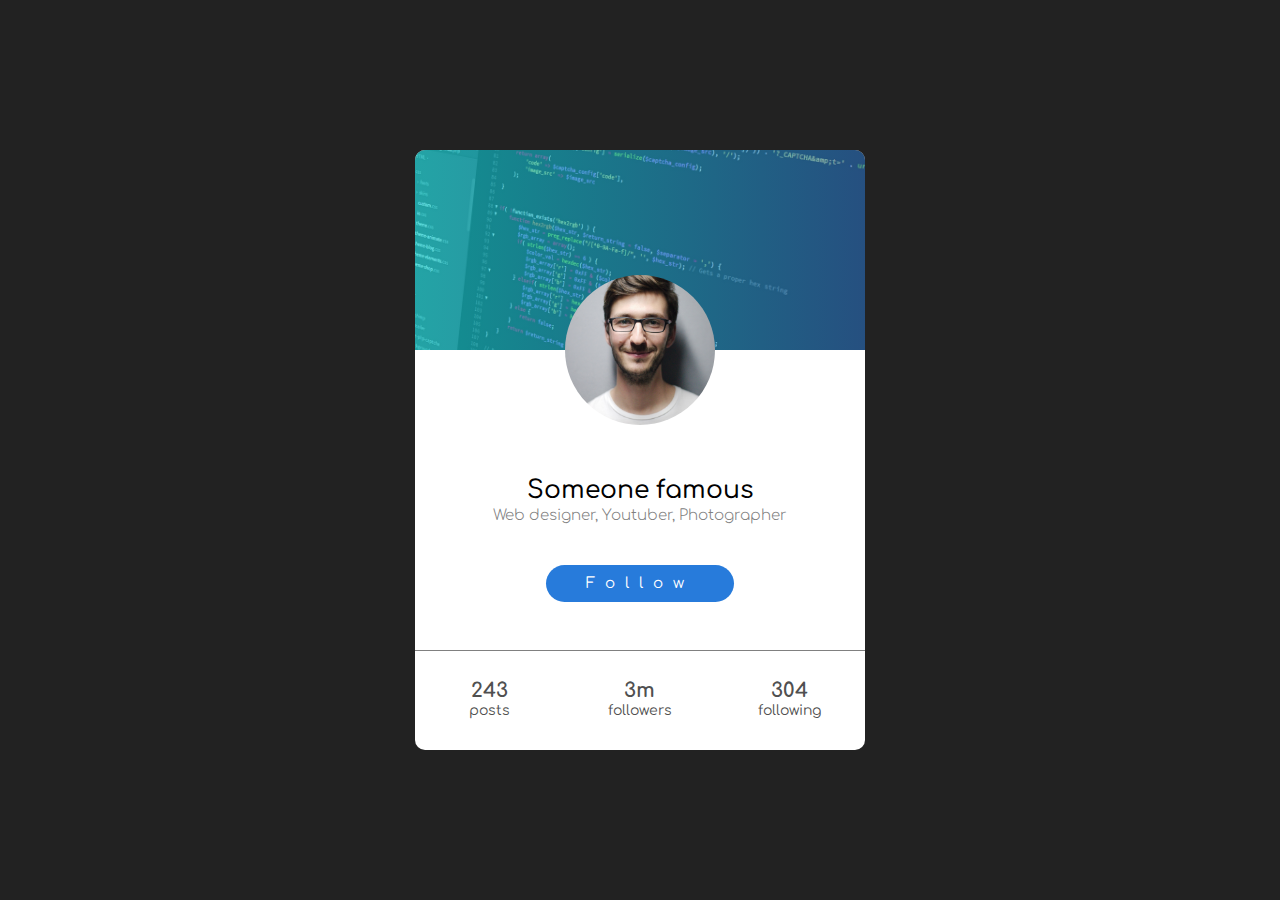
<file: vid-2_User-card/index.html>
<!DOCTYPE html>
<html lang="en">
<head>
    <meta charset="UTF-8">
    <meta http-equiv="X-UA-Compatible" content="IE=edge">
    <meta name="viewport" content="width=device-width, initial-scale=1.0">
    <link rel="stylesheet" href="style.css">
    <title>Document</title>
</head>
<body>
    <div class="card">
        <div class="banner">
            <img src="ban.jpg" alt="">
        </div>
        <div class="main">
            <div class="imgbx">
                <img src="img.jpg" alt="">
            </div>
            <div class="content">
                <h3><span>Someone famous</span><br>Web designer, Youtuber, Photographer</h3>
                <a href="#">Follow</a>
            </div>
            <ul>
                <li><p>243</p>posts</li>
                <li><p>3m</p>followers</li>
                <li><p>304</p>following</li>
            </ul>
        </div>
    </div>
</body>
</html>
</file>
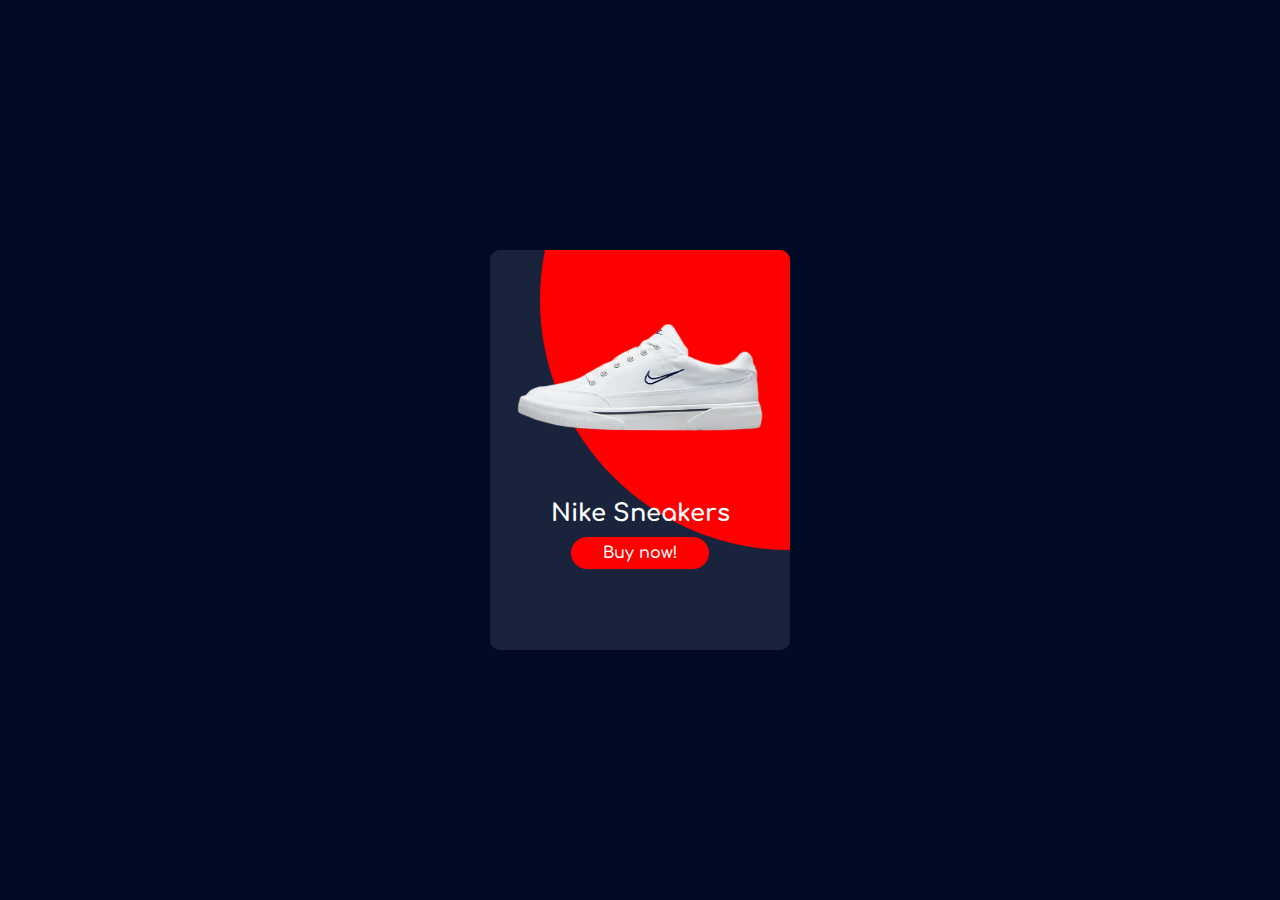
<file: vid-4_Product-card+Glassmorphism/index.html>
<!DOCTYPE html>
<html lang="en">
<head>
    <meta charset="UTF-8">
    <meta http-equiv="X-UA-Compatible" content="IE=edge">
    <meta name="viewport" content="width=device-width, initial-scale=1.0">
    <link rel="stylesheet" href="style.css">
    <title>Document</title>
</head>
<body>
    <div class="card">
        <div class="circle"></div>
        <div class="imgbx">
            <img src="sneak.png" alt="">
        </div>
        <div onclick="remevr()" class="togglebtn"></div>
        <div class="content">
            <div class="per">
                <h2>Nike Sneakers</h2>
                <a href="#" class="buybtn" onclick="addevr()">Buy now!</a>
            </div>
            <div class="op">
                <h3>Colour</h3>
                <ul class="col">
                    <li style="--v:#00ff66"></li>
                    <li style="--v:#f6ff00"></li>
                    <li style="--v:#fff"></li>
                    <li style="--v:#0008ff"></li>
                </ul>
                <h3>Size</h3>
                <ul class="size">
                    <li>38</li>
                    <li>40</li>
                    <li>42</li>
                    <li>44</li>
                    <li>46</li>
                </ul>
            </div>
        </div>
    </div>

    <script>
        function addevr(){
            document.querySelector(".buybtn").style.display = 'none';
            document.querySelector(".content").classList.add('active');
            document.querySelector(".togglebtn").style.display = 'flex';
        }

        function remevr(){
            document.querySelector(".buybtn").style.display = 'inline-block';
            document.querySelector(".content").classList.remove('active');
            document.querySelector(".togglebtn").style.display = 'none';
        }
    </script>
</body>
</html>
</file>
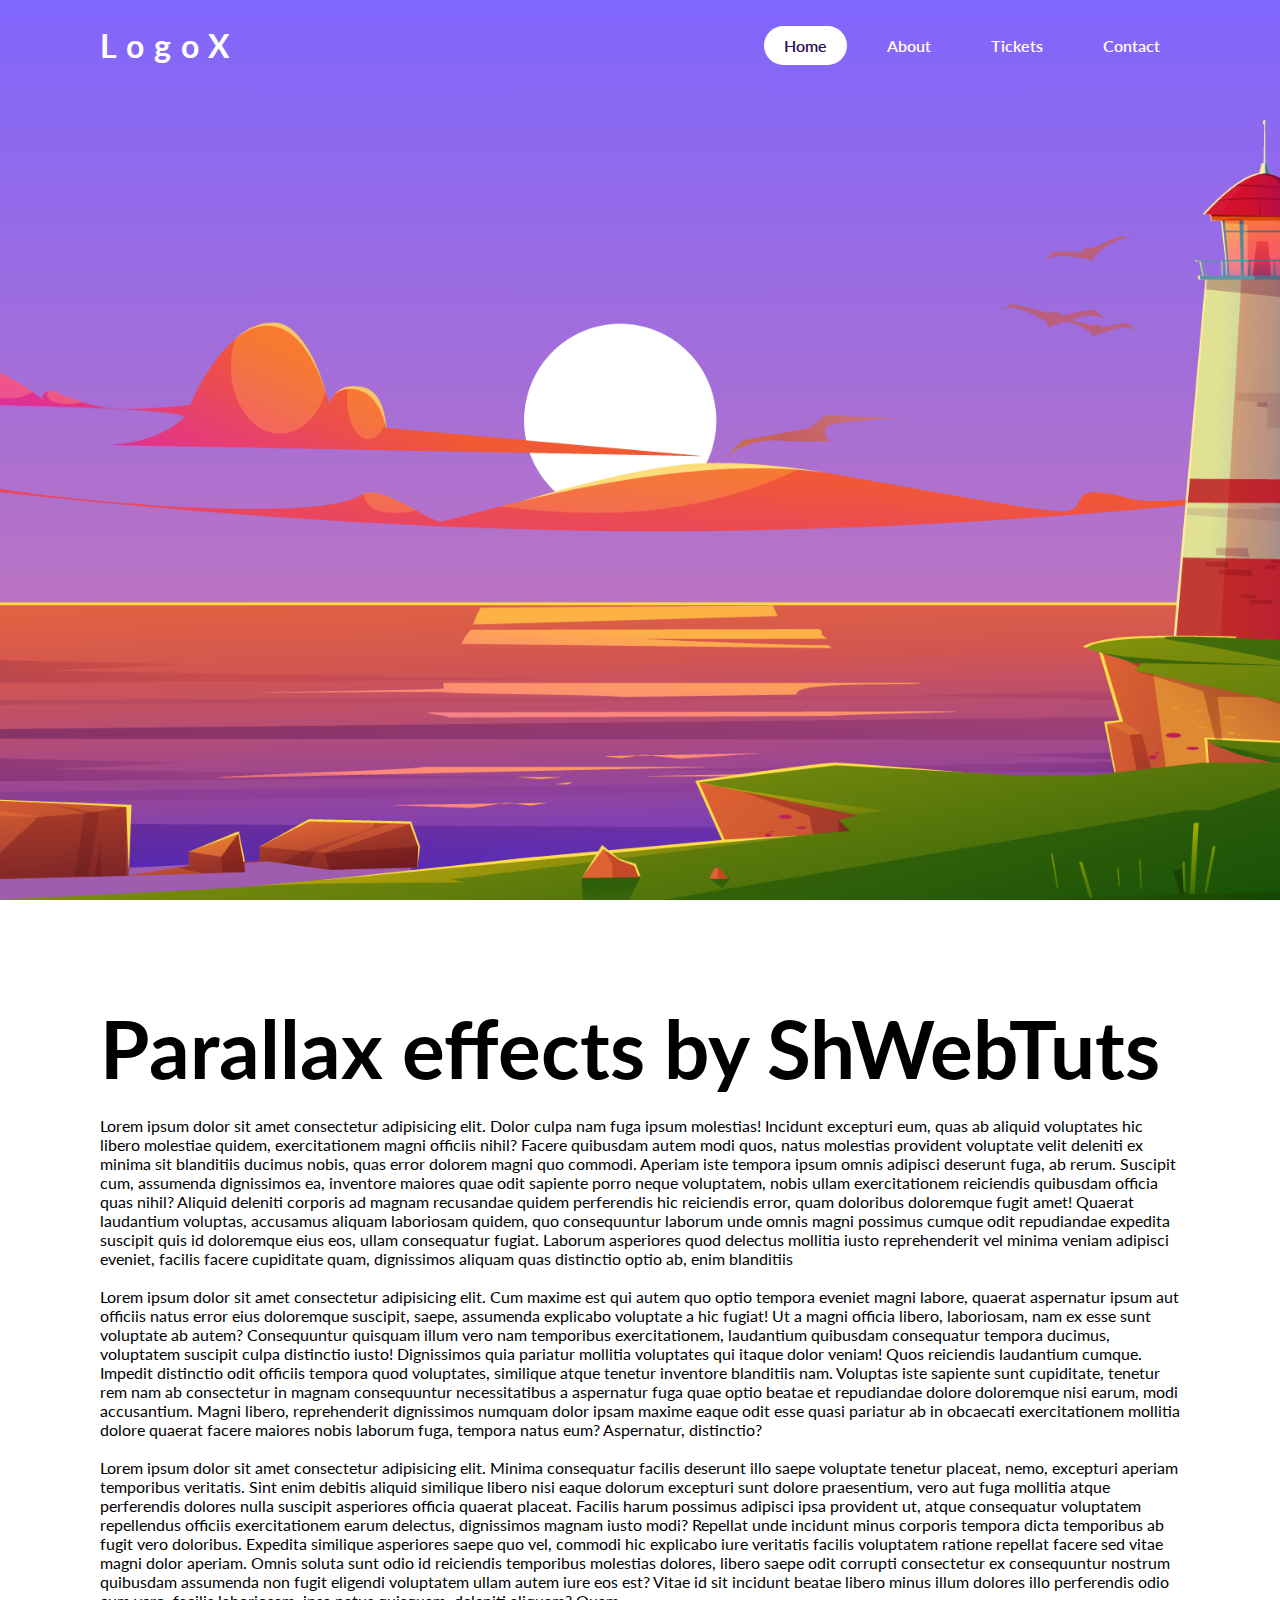
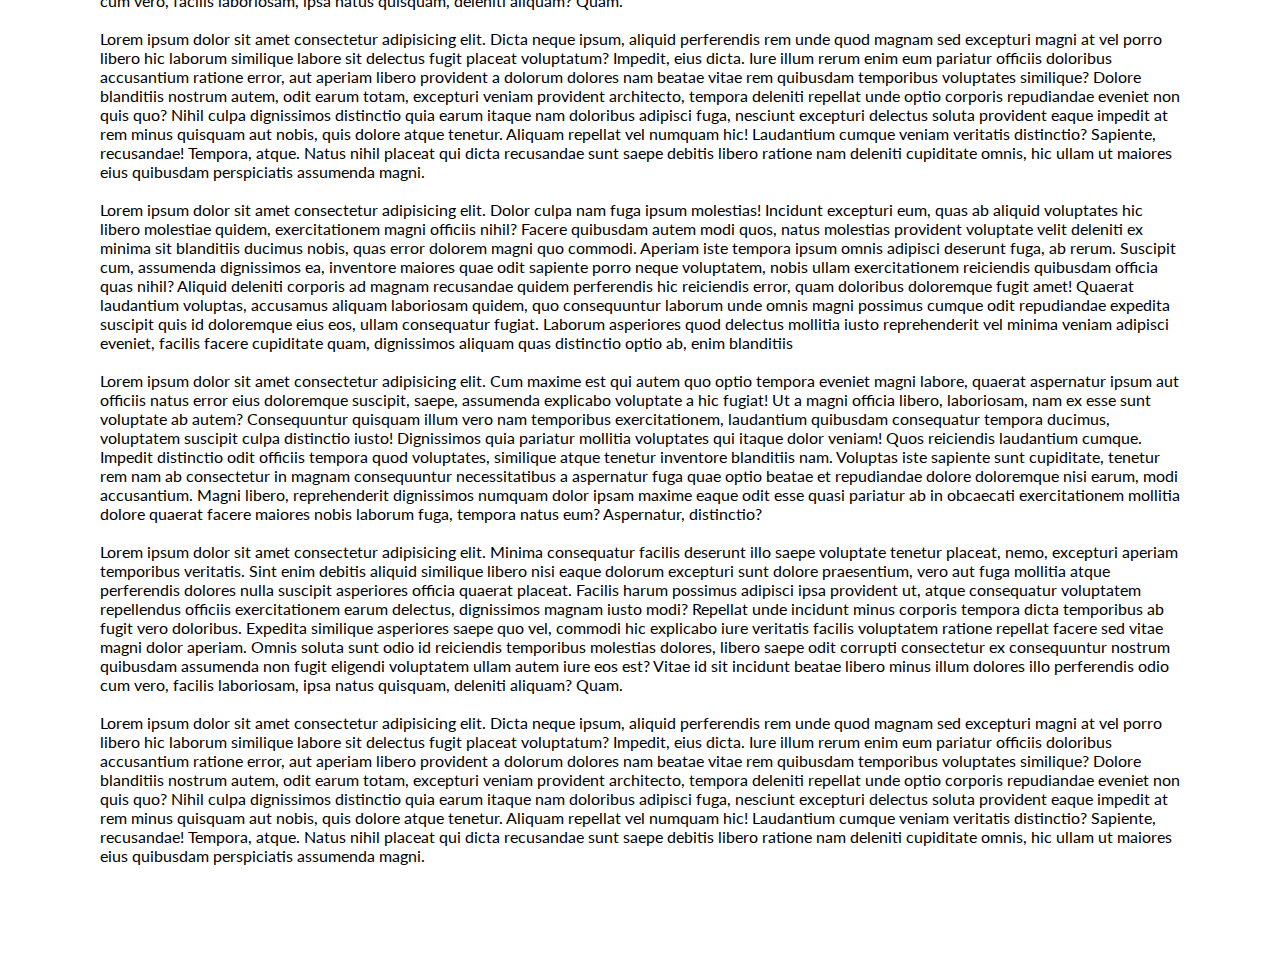
<file: vid-5_Parallax-Traveling-Website/index.html>
<!DOCTYPE html>
<html lang="en">
<head>
    <meta charset="UTF-8">
    <meta http-equiv="X-UA-Compatible" content="IE=edge">
    <meta name="viewport" content="width=device-width, initial-scale=1.0">
    <link rel="stylesheet" href="style.css">
    <title>Document</title>
</head>
<body>
    <header>
        <a href="#" class="logo">LogoX</a>
        <ul>
            <li><a href="#" class="active">Home</a></li>
            <li><a href="#">About</a></li>
            <li><a href="#">Tickets</a></li>
            <li><a href="#">Contact</a></li>
        </ul>
    </header>
    <section>
        <img src="sea.png" id="sea" alt="">
        <img src="sun.png" id="sun" alt="">
        <img src="clouds.png" id="cloud" alt="">
        <img src="birds.png" id="birds" alt="">
        <h1 id="text">Travel Free</h1>
        <img src="edge.png" id="edge" alt="">
    </section>
    <div class="body">
        <h2>Parallax effects by ShWebTuts</h2>
        <p>Lorem ipsum dolor sit amet consectetur adipisicing elit. Dolor culpa nam fuga ipsum molestias! Incidunt excepturi eum, quas ab aliquid voluptates hic libero molestiae quidem, exercitationem magni officiis nihil? Facere quibusdam autem modi quos, natus molestias provident voluptate velit deleniti ex minima sit blanditiis ducimus nobis, quas error dolorem magni quo commodi. Aperiam iste tempora ipsum omnis adipisci deserunt fuga, ab rerum. Suscipit cum, assumenda dignissimos ea, inventore maiores quae odit sapiente porro neque voluptatem, nobis ullam exercitationem reiciendis quibusdam officia quas nihil? Aliquid deleniti corporis ad magnam recusandae quidem perferendis hic reiciendis error, quam doloribus doloremque fugit amet! Quaerat laudantium voluptas, accusamus aliquam laboriosam quidem, quo consequuntur laborum unde omnis magni possimus cumque odit repudiandae expedita suscipit quis id doloremque eius eos, ullam consequatur fugiat. Laborum asperiores quod delectus mollitia iusto reprehenderit vel minima veniam adipisci eveniet, facilis facere cupiditate quam, dignissimos aliquam quas distinctio optio ab, enim blanditiis<br><br>Lorem ipsum dolor sit amet consectetur adipisicing elit. Cum maxime est qui autem quo optio tempora eveniet magni labore, quaerat aspernatur ipsum aut officiis natus error eius doloremque suscipit, saepe, assumenda explicabo voluptate a hic fugiat! Ut a magni officia libero, laboriosam, nam ex esse sunt voluptate ab autem? Consequuntur quisquam illum vero nam temporibus exercitationem, laudantium quibusdam consequatur tempora ducimus, voluptatem suscipit culpa distinctio iusto! Dignissimos quia pariatur mollitia voluptates qui itaque dolor veniam! Quos reiciendis laudantium cumque. Impedit distinctio odit officiis tempora quod voluptates, similique atque tenetur inventore blanditiis nam. Voluptas iste sapiente sunt cupiditate, tenetur rem nam ab consectetur in magnam consequuntur necessitatibus a aspernatur fuga quae optio beatae et repudiandae dolore doloremque nisi earum, modi accusantium. Magni libero, reprehenderit dignissimos numquam dolor ipsam maxime eaque odit esse quasi pariatur ab in obcaecati exercitationem mollitia dolore quaerat facere maiores nobis laborum fuga, tempora natus eum? Aspernatur, distinctio?<br><br>Lorem ipsum dolor sit amet consectetur adipisicing elit. Minima consequatur facilis deserunt illo saepe voluptate tenetur placeat, nemo, excepturi aperiam temporibus veritatis. Sint enim debitis aliquid similique libero nisi eaque dolorum excepturi sunt dolore praesentium, vero aut fuga mollitia atque perferendis dolores nulla suscipit asperiores officia quaerat placeat. Facilis harum possimus adipisci ipsa provident ut, atque consequatur voluptatem repellendus officiis exercitationem earum delectus, dignissimos magnam iusto modi? Repellat unde incidunt minus corporis tempora dicta temporibus ab fugit vero doloribus. Expedita similique asperiores saepe quo vel, commodi hic explicabo iure veritatis facilis voluptatem ratione repellat facere sed vitae magni dolor aperiam. Omnis soluta sunt odio id reiciendis temporibus molestias dolores, libero saepe odit corrupti consectetur ex consequuntur nostrum quibusdam assumenda non fugit eligendi voluptatem ullam autem iure eos est? Vitae id sit incidunt beatae libero minus illum dolores illo perferendis odio cum vero, facilis laboriosam, ipsa natus quisquam, deleniti aliquam? Quam.<br><br>Lorem ipsum dolor sit amet consectetur adipisicing elit. Dicta neque ipsum, aliquid perferendis rem unde quod magnam sed excepturi magni at vel porro libero hic laborum similique labore sit delectus fugit placeat voluptatum? Impedit, eius dicta. Iure illum rerum enim eum pariatur officiis doloribus accusantium ratione error, aut aperiam libero provident a dolorum dolores nam beatae vitae rem quibusdam temporibus voluptates similique? Dolore blanditiis nostrum autem, odit earum totam, excepturi veniam provident architecto, tempora deleniti repellat unde optio corporis repudiandae eveniet non quis quo? Nihil culpa dignissimos distinctio quia earum itaque nam doloribus adipisci fuga, nesciunt excepturi delectus soluta provident eaque impedit at rem minus quisquam aut nobis, quis dolore atque tenetur. Aliquam repellat vel numquam hic! Laudantium cumque veniam veritatis distinctio? Sapiente, recusandae! Tempora, atque. Natus nihil placeat qui dicta recusandae sunt saepe debitis libero ratione nam deleniti cupiditate omnis, hic ullam ut maiores eius quibusdam perspiciatis assumenda magni.</p>
        <br>
        <p>Lorem ipsum dolor sit amet consectetur adipisicing elit. Dolor culpa nam fuga ipsum molestias! Incidunt excepturi eum, quas ab aliquid voluptates hic libero molestiae quidem, exercitationem magni officiis nihil? Facere quibusdam autem modi quos, natus molestias provident voluptate velit deleniti ex minima sit blanditiis ducimus nobis, quas error dolorem magni quo commodi. Aperiam iste tempora ipsum omnis adipisci deserunt fuga, ab rerum. Suscipit cum, assumenda dignissimos ea, inventore maiores quae odit sapiente porro neque voluptatem, nobis ullam exercitationem reiciendis quibusdam officia quas nihil? Aliquid deleniti corporis ad magnam recusandae quidem perferendis hic reiciendis error, quam doloribus doloremque fugit amet! Quaerat laudantium voluptas, accusamus aliquam laboriosam quidem, quo consequuntur laborum unde omnis magni possimus cumque odit repudiandae expedita suscipit quis id doloremque eius eos, ullam consequatur fugiat. Laborum asperiores quod delectus mollitia iusto reprehenderit vel minima veniam adipisci eveniet, facilis facere cupiditate quam, dignissimos aliquam quas distinctio optio ab, enim blanditiis<br><br>Lorem ipsum dolor sit amet consectetur adipisicing elit. Cum maxime est qui autem quo optio tempora eveniet magni labore, quaerat aspernatur ipsum aut officiis natus error eius doloremque suscipit, saepe, assumenda explicabo voluptate a hic fugiat! Ut a magni officia libero, laboriosam, nam ex esse sunt voluptate ab autem? Consequuntur quisquam illum vero nam temporibus exercitationem, laudantium quibusdam consequatur tempora ducimus, voluptatem suscipit culpa distinctio iusto! Dignissimos quia pariatur mollitia voluptates qui itaque dolor veniam! Quos reiciendis laudantium cumque. Impedit distinctio odit officiis tempora quod voluptates, similique atque tenetur inventore blanditiis nam. Voluptas iste sapiente sunt cupiditate, tenetur rem nam ab consectetur in magnam consequuntur necessitatibus a aspernatur fuga quae optio beatae et repudiandae dolore doloremque nisi earum, modi accusantium. Magni libero, reprehenderit dignissimos numquam dolor ipsam maxime eaque odit esse quasi pariatur ab in obcaecati exercitationem mollitia dolore quaerat facere maiores nobis laborum fuga, tempora natus eum? Aspernatur, distinctio?<br><br>Lorem ipsum dolor sit amet consectetur adipisicing elit. Minima consequatur facilis deserunt illo saepe voluptate tenetur placeat, nemo, excepturi aperiam temporibus veritatis. Sint enim debitis aliquid similique libero nisi eaque dolorum excepturi sunt dolore praesentium, vero aut fuga mollitia atque perferendis dolores nulla suscipit asperiores officia quaerat placeat. Facilis harum possimus adipisci ipsa provident ut, atque consequatur voluptatem repellendus officiis exercitationem earum delectus, dignissimos magnam iusto modi? Repellat unde incidunt minus corporis tempora dicta temporibus ab fugit vero doloribus. Expedita similique asperiores saepe quo vel, commodi hic explicabo iure veritatis facilis voluptatem ratione repellat facere sed vitae magni dolor aperiam. Omnis soluta sunt odio id reiciendis temporibus molestias dolores, libero saepe odit corrupti consectetur ex consequuntur nostrum quibusdam assumenda non fugit eligendi voluptatem ullam autem iure eos est? Vitae id sit incidunt beatae libero minus illum dolores illo perferendis odio cum vero, facilis laboriosam, ipsa natus quisquam, deleniti aliquam? Quam.<br><br>Lorem ipsum dolor sit amet consectetur adipisicing elit. Dicta neque ipsum, aliquid perferendis rem unde quod magnam sed excepturi magni at vel porro libero hic laborum similique labore sit delectus fugit placeat voluptatum? Impedit, eius dicta. Iure illum rerum enim eum pariatur officiis doloribus accusantium ratione error, aut aperiam libero provident a dolorum dolores nam beatae vitae rem quibusdam temporibus voluptates similique? Dolore blanditiis nostrum autem, odit earum totam, excepturi veniam provident architecto, tempora deleniti repellat unde optio corporis repudiandae eveniet non quis quo? Nihil culpa dignissimos distinctio quia earum itaque nam doloribus adipisci fuga, nesciunt excepturi delectus soluta provident eaque impedit at rem minus quisquam aut nobis, quis dolore atque tenetur. Aliquam repellat vel numquam hic! Laudantium cumque veniam veritatis distinctio? Sapiente, recusandae! Tempora, atque. Natus nihil placeat qui dicta recusandae sunt saepe debitis libero ratione nam deleniti cupiditate omnis, hic ullam ut maiores eius quibusdam perspiciatis assumenda magni.</p>
    </div>

    <script>
        let sea = document.getElementById('sea');
        let sun = document.getElementById('sun');
        let cloud = document.getElementById('cloud');
        let edge = document.getElementById('edge');
        let text = document.getElementById('text');
        let birds = document.getElementById('birds');

        window.addEventListener('scroll', function(){
            let move = window.scrollY;
            sea.style.top = move * 0.45 + 'px';
            sun.style.top = move * 0.55 + 'px';
            cloud.style.top = move * 0.5 + 'px';
            text.style.bottom = move * 0.6 + 'px';
            text.style.right = move * 0.7 + 'px';
            birds.style.top = move * -0.2 + 'px';
            birds.style.left = move * -0.5 + 'px';
        })
    </script>
</body>
</html>
</file>
<file: vid-2_User-card/style.css>
@import url('https://fonts.googleapis.com/css2?family=Comfortaa:wght@300;400;500;600;700&display=swap');

*{
    margin: 0;
    padding: 0;
    box-sizing: border-box;
    font-family: 'Comfortaa', cursive;
}

body{
    width: 100%;
    height: 100vh;
    background: #222222;
}

.card{
    position: absolute;
    top: 50%;
    left: 50%;
    transform: translate(-50%, -50%);
    width: 450px;
    height: 600px;
    overflow: hidden;
    border-radius: 10px;
    background: white;
}

.card .banner{
    position: relative;
    width: 100%;
    height: 200px;
    background: rgb(39, 123, 219);
    display: flex;
    justify-content: center;
    align-items: center;
    overflow: hidden;
}

.card .banner img{
    min-height: 100%;
    min-width: 100%;
}

.card .banner::before{
    content: '';
    position: absolute;
    width: 100%;
    height: 100%;
    background: linear-gradient(90deg, rgba(0, 255, 255, 0.5), rgba(39, 123, 219, 0.5));
}

.card .main{
    display: flex;
    align-items: center;
    justify-content: center;
    flex-direction: column;
    width: 100%;
    height: 400px;
}

.card .main .imgbx{
    width: 100%;
    max-height: 100px;
}

.card .main .imgbx img{
    position: relative;
    left: 50%;
    transform: translate(-50%, -75px);
    width: 150px;
    height: 150px;
    border-radius: 50%;
    object-fit: cover;
}

.card .main .content{
    width: 100%;
    height: 200px;
    text-align: center;
    display: flex;
    align-items: center;
    justify-content: space-around;
    flex-direction: column;
}

.card .main .content h3{
    font-size: 15px;
    font-weight: 300;
    color: gray;
    line-height: 1.5em;
}

.card .main .content h3 span{
    font-size: 25px;
    font-weight: 500;
    color: black;
}

.card .main ul{
    width: 100%;
    height: 100px;
    display: flex;
    text-align: center;
    list-style: none;
    border-top: 1px solid gray;
}

.card .main ul li{
    display: flex;
    align-items: center;
    justify-content: center;
    flex-direction: column;
    width: calc(100%/3);
    height: 100%;
    font-size: 14px;
    line-height: 20px;
    color: rgb(80, 80, 80);
}

.card .main ul li p{
    font-size: 20px;
    text-align: center;
    font-weight: bold;
    width: 100%;
}

.card .main .content a{
    transition: 0.5s ease;
    background: rgb(39, 123, 219);
    text-decoration: none;
    color: white;
    font-size: 15px;
    padding: 10px 40px;
    border-radius: 30px;
    letter-spacing: 10px;
    transform: translateY(-20px);
}

.card .main .content a:hover{
    padding: 10px 50px;
    letter-spacing: 15px;
}
</file>
<file: vid-4_Product-card+Glassmorphism/style.css>
@import url('https://fonts.googleapis.com/css2?family=Comfortaa:wght@300;400;500;600;700&display=swap');

*{
    margin: 0;
    padding: 0;
    box-sizing: border-box;
    font-family: 'Comfortaa', cursive;
}

body{
    width: 100%;
    height: 100vh;
    background: #010b26;
    display: flex;
    align-items: center;
    justify-content: center;
}

.card{
    position: relative;
    width: 300px;
    height: 400px;
    background: rgba(255, 255, 255, 0.1);
    overflow: hidden;
    border-radius: 10px;
}

.card .imgbx{
    width: 100%;
    height: 200px;
}

.card .imgbx img{
    position: relative;
    top: 50%;
    left: 50%;
    transform: translate(-50%, -50%);
    max-width: 100%;
}

.card .content{
    position: relative;
    bottom: 0;
    width: 100%;
    height: 300px;
    text-align: center;
    color: white;
    transition: 0.5s;
}

.card .content.active{
    padding: 20px;
    backdrop-filter: blur(10px);
    transform: translateY(-100px);
    background: rgba(0, 0, 0, 0.1);
    display: flex;
    align-items: center;
    justify-content: space-around;
    flex-direction: column;
}

.content .per{
    transform: translateY(50px);
}

.content.active .per{
    transform: translate(0px);
}

.card .content .per h2{
    font-size: 1.5em;
    color: white;
}

.card .content .per a.buybtn{
    display: inline-block;
    text-decoration: none;
    background: red;
    border: 2px solid red;
    color: white;
    font-weight: 600;
    margin-top: 10px;
    padding: 5px 30px;
    border-radius: 20px;
    transition: 1s;
}

.card .content .per a.buybtn:hover{
    background: transparent;
}

.card .content .op{
    transform: translateY(130px);
    height: 150px;
    display: flex;
    align-items: center;
    justify-content: space-around;
    flex-direction: column;
}

.card .content.active .op{
    transform: translateY(-10px);
}

.card .content .op ul{
    display: flex;
    align-items: center;
    justify-content: center;
}

.card .content .op ul li{
    width: 20px;
    height: 20px;
    list-style: none;
    background: var(--v);
    border-radius: 50%;
    cursor: pointer;
    margin: 10px;
}

.card .content .op .size li{
    background: white;
    width: 30px;
    height: 30px;
    display: flex;
    align-items: center;
    justify-content: center;
    color: black;
    transition: 1s;
}

.card .content .op .size li:hover{
    background: red;
    color: white;
}


.togglebtn{
    position: absolute;
    top: 5%;
    right: 7%;
    width: 20px;
    height: 20px;
    background: url(can.png);
    background-position: center;
    background-repeat: no-repeat;
    background-size: 20px;
    display: none;
    cursor: pointer;
    filter: invert(1);
}

.circle{
    position: absolute;
    top: 0;
    left: 0;
    width: 100%;
    height: 100%;
    background: red;
    clip-path: circle(250px at right 50px);
}
</file>
<file: vid-5_Parallax-Traveling-Website/style.css>
@import url('https://fonts.googleapis.com/css2?family=Lato:wght@100;300;400;700;900&display=swap');

*{
    margin: 0;
    padding: 0;
    box-sizing: border-box;
    font-family: 'Lato', sans-serif;
}

body{
    background: linear-gradient(180deg, #8066FD, #FB8280, #FBB046);
}

header{
    position: absolute;
    top: 0;
    left: 0;
    width: 100%;
    height: 10%;
    display: flex;
    align-items: center;
    justify-content: space-between;
    padding: 20px 100px;
    z-index: 10;
}

header .logo{
    text-decoration: none;
    font-size: 2em;
    color: white;
    font-weight: 700;
    letter-spacing: 10px;
}

header ul{
    display: flex;
}

header ul li{
    list-style: none;
}

header ul li a{
    margin-left: 20px;
    text-decoration: none;
    color: white;
    padding: 10px 20px;
    border-radius: 20px;
    font-weight: 600;
}

header ul li a:hover,
header ul li a.active{
    background: white;
    color: #2b1055;
}

section{
    position: relative;
    width: 100%;
    height: 100vh;
    padding: 100px;
    display: flex;
    align-items: center;
    justify-content: center;
    overflow: hidden;
}

section img{
    position: absolute;
    bottom: 0;
    left: 0;
    width: 100%;
    height: 100%;
    object-fit: cover;
    pointer-events: none;
}

#text{
    position: absolute;
    color: #51087E;
    font-size: 8vw;
    letter-spacing: 0.5vw;
    z-index: 1;
    bottom: 10px;
    right: -500px;
}

#sea{
    z-index: 5;
}

#edge{
    z-index: 6;
}

.body{
    position: relative;
    padding: 100px;
    background: white;
}

.body h2{
    font-size: 5em;
    margin-bottom: 20px;
}

.body p{
    font-size: 1em;
}
</file>
